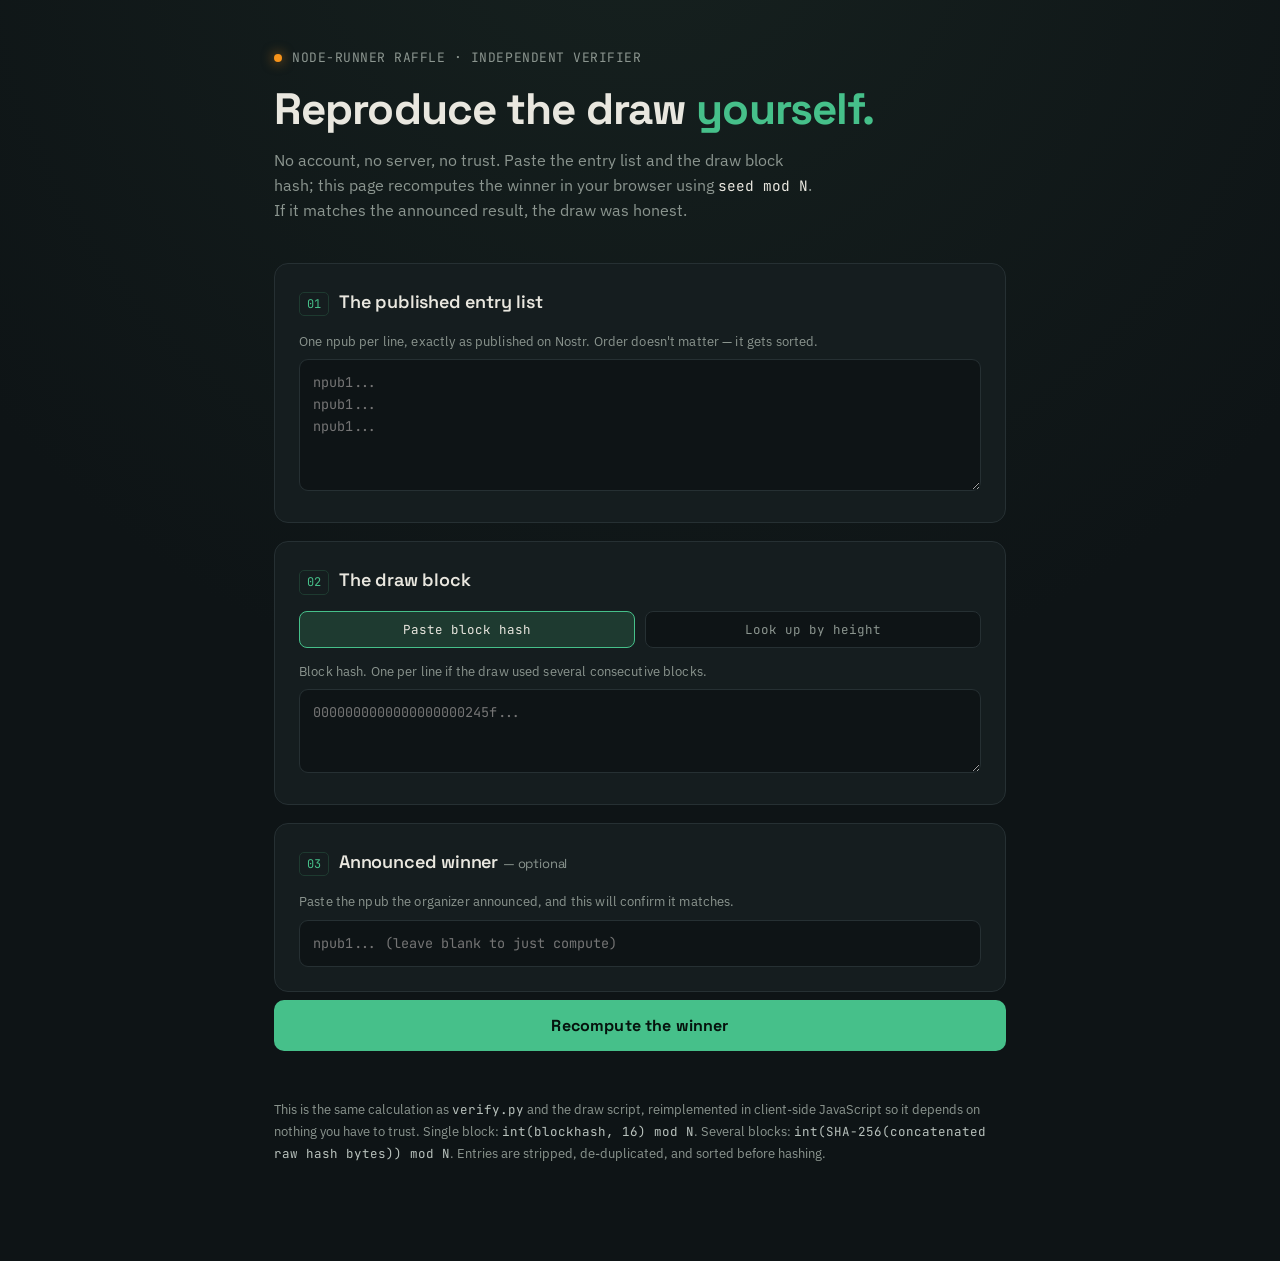
<file: verify.html>
<!DOCTYPE html>
<html lang="en">
<head>
<meta charset="UTF-8">
<meta name="viewport" content="width=device-width, initial-scale=1.0">
<title>Verify the draw — Node-runner raffle</title>
<link rel="preconnect" href="https://fonts.googleapis.com">
<link rel="preconnect" href="https://fonts.gstatic.com" crossorigin>
<link href="https://fonts.googleapis.com/css2?family=Space+Grotesk:wght@500;600;700&family=JetBrains+Mono:wght@400;500;700&family=IBM+Plex+Sans:wght@400;500&display=swap" rel="stylesheet">
<style>
  :root{
    --ink:#0E1416;          /* node-terminal background, not pure black */
    --surface:#151D1F;
    --surface-2:#1B2528;
    --line:#263033;
    --text:#E9E7DF;
    --muted:#8B958F;
    --verify:#46C08A;       /* the "reproduced / match" color — the semantic hero */
    --verify-dim:#1E3A30;
    --mismatch:#E0654E;
    --btc:#F7931A;          /* used only for the prize + mark, sparingly */
    --mono:'JetBrains Mono',ui-monospace,SFMono-Regular,Menlo,monospace;
    --display:'Space Grotesk',system-ui,sans-serif;
    --body:'IBM Plex Sans',system-ui,sans-serif;
  }
  *{box-sizing:border-box}
  html{-webkit-text-size-adjust:100%}
  body{
    margin:0;background:var(--ink);color:var(--text);font-family:var(--body);
    line-height:1.55;font-size:16px;
    background-image:radial-gradient(circle at 50% -10%, #16211F 0%, var(--ink) 55%);
    min-height:100vh;
  }
  .wrap{max-width:780px;margin:0 auto;padding:48px 24px 96px}
  header{margin-bottom:40px}
  .mark{display:flex;align-items:center;gap:10px;font-family:var(--mono);
    font-size:13px;letter-spacing:.04em;color:var(--muted);text-transform:uppercase}
  .dot{width:8px;height:8px;border-radius:50%;background:var(--btc);
    box-shadow:0 0 12px 1px rgba(247,147,26,.5)}
  h1{font-family:var(--display);font-weight:700;font-size:clamp(30px,6vw,44px);
    line-height:1.05;letter-spacing:-.02em;margin:18px 0 12px}
  h1 .em{color:var(--verify)}
  .lede{color:var(--muted);max-width:54ch;font-size:16px}
  .lede code{font-family:var(--mono);color:var(--text);font-size:.9em}

  .panel{background:var(--surface);border:1px solid var(--line);border-radius:14px;
    padding:24px;margin-top:28px}
  .panel + .panel{margin-top:18px}
  .step{display:flex;align-items:baseline;gap:10px;margin-bottom:16px}
  .step .n{font-family:var(--mono);font-size:12px;color:var(--verify);
    border:1px solid var(--verify-dim);border-radius:5px;padding:2px 7px;flex:none}
  .step h2{font-family:var(--display);font-weight:600;font-size:18px;margin:0;letter-spacing:-.01em}
  label{display:block;font-size:13px;color:var(--muted);margin:0 0 7px;letter-spacing:.01em}
  textarea,input[type=text],input[type=number]{
    width:100%;background:var(--ink);border:1px solid var(--line);border-radius:9px;
    color:var(--text);font-family:var(--mono);font-size:13.5px;padding:12px 13px;
    line-height:1.6;resize:vertical}
  textarea{min-height:132px}
  textarea:focus,input:focus{outline:none;border-color:var(--verify);
    box-shadow:0 0 0 3px rgba(70,192,138,.13)}
  .src{display:flex;gap:10px;margin-bottom:14px}
  .src button{flex:1;background:var(--ink);border:1px solid var(--line);color:var(--muted);
    font-family:var(--mono);font-size:12.5px;padding:9px;border-radius:8px;cursor:pointer;
    transition:.15s}
  .src button[aria-pressed=true]{border-color:var(--verify);color:var(--text);
    background:var(--verify-dim)}
  .src button:hover{color:var(--text)}
  .field + .field{margin-top:14px}
  .row{display:flex;gap:12px;flex-wrap:wrap}
  .row .field{flex:1;min-width:160px}
  .hint{font-size:12px;color:var(--muted);margin-top:6px;font-family:var(--mono)}
  .go{margin-top:8px;width:100%;background:var(--verify);color:#05130D;border:none;
    font-family:var(--display);font-weight:700;font-size:16px;letter-spacing:.01em;
    padding:15px;border-radius:10px;cursor:pointer;transition:.15s}
  .go:hover{filter:brightness(1.07)}
  .go:disabled{opacity:.5;cursor:not-allowed}

  /* signature element: the computation as a receipt */
  .receipt{margin-top:28px;display:none}
  .receipt.show{display:block;animation:rise .4s ease both}
  @keyframes rise{from{opacity:0;transform:translateY(8px)}to{opacity:1;transform:none}}
  @media (prefers-reduced-motion:reduce){.receipt.show{animation:none}}
  .verdict{display:flex;align-items:center;gap:13px;padding:18px 22px;border-radius:12px;
    border:1px solid var(--verify);background:var(--verify-dim);margin-bottom:2px}
  .verdict.bad{border-color:var(--mismatch);background:#3A1E18}
  .verdict .glyph{font-family:var(--mono);font-weight:700;font-size:20px;color:var(--verify)}
  .verdict.bad .glyph{color:var(--mismatch)}
  .verdict .t{font-family:var(--display);font-weight:600;font-size:17px}
  .verdict .s{font-size:13px;color:var(--muted)}
  .calc{background:var(--surface);border:1px solid var(--line);border-top:none;
    border-radius:0 0 12px 12px;overflow:hidden}
  .calc .line{display:flex;justify-content:space-between;gap:16px;padding:14px 22px;
    border-top:1px solid var(--line);font-family:var(--mono);font-size:13px}
  .calc .line:first-child{border-top:none}
  .calc .k{color:var(--muted);flex:none}
  .calc .v{text-align:right;word-break:break-all;color:var(--text)}
  .calc .v.hash{font-size:12px;color:#B9C2BD}
  /* the reduction, pulled out big */
  .reduce{padding:22px;text-align:center;border-top:1px solid var(--line);
    background:var(--surface-2);font-family:var(--mono)}
  .reduce .expr{font-size:14px;color:var(--muted);word-break:break-all}
  .reduce .expr b{color:var(--text);font-weight:500}
  .reduce .out{font-family:var(--display);font-weight:700;font-size:34px;margin-top:6px;
    color:var(--verify);letter-spacing:-.01em}
  .winner{padding:22px;border-top:1px solid var(--line)}
  .winner .lab{font-size:12px;color:var(--muted);text-transform:uppercase;letter-spacing:.08em;
    margin-bottom:8px}
  .winner .npub{font-family:var(--mono);font-size:15px;color:var(--btc);word-break:break-all;
    font-weight:500}
  .err{display:none;margin-top:18px;padding:14px 18px;border-radius:10px;
    border:1px solid var(--mismatch);background:#33191490;color:#F0B6A8;
    font-size:14px;font-family:var(--mono)}
  .err.show{display:block}
  footer{margin-top:48px;color:var(--muted);font-size:13px;line-height:1.7}
  footer code{font-family:var(--mono);color:#B9C2BD;font-size:12.5px}
  a{color:var(--verify)}
</style>
</head>
<body>
<div class="wrap">
  <header>
    <div class="mark"><span class="dot"></span> Node-runner raffle · independent verifier</div>
    <h1>Reproduce the draw <span class="em">yourself.</span></h1>
    <p class="lede">No account, no server, no trust. Paste the entry list and the draw
    block hash; this page recomputes the winner in your browser using
    <code>seed mod N</code>. If it matches the announced result, the draw was honest.</p>
  </header>

  <div class="panel">
    <div class="step"><span class="n">01</span><h2>The published entry list</h2></div>
    <label for="entries">One npub per line, exactly as published on Nostr. Order doesn't matter — it gets sorted.</label>
    <textarea id="entries" spellcheck="false" placeholder="npub1...&#10;npub1...&#10;npub1..."></textarea>
  </div>

  <div class="panel">
    <div class="step"><span class="n">02</span><h2>The draw block</h2></div>
    <div class="src">
      <button id="tab-hash" aria-pressed="true">Paste block hash</button>
      <button id="tab-height" aria-pressed="false">Look up by height</button>
    </div>
    <div id="pane-hash" class="field">
      <label for="hashes">Block hash. One per line if the draw used several consecutive blocks.</label>
      <textarea id="hashes" spellcheck="false" style="min-height:84px"
        placeholder="0000000000000000000245f..."></textarea>
    </div>
    <div id="pane-height" class="field" style="display:none">
      <div class="row">
        <div class="field"><label for="height">Draw block height</label>
          <input id="height" type="number" placeholder="920000"></div>
        <div class="field"><label for="extra">Extra blocks (hardened seed)</label>
          <input id="extra" type="number" value="0" min="0"></div>
      </div>
      <div class="hint">Fetched live from mempool.space. Cross-check on any explorer.</div>
    </div>
  </div>

  <div class="panel">
    <div class="step"><span class="n">03</span><h2>Announced winner <span style="color:var(--muted);font-weight:400;font-size:13px">— optional</span></h2></div>
    <label for="claimed">Paste the npub the organizer announced, and this will confirm it matches.</label>
    <input id="claimed" type="text" spellcheck="false" placeholder="npub1... (leave blank to just compute)">
  </div>

  <button class="go" id="run">Recompute the winner</button>
  <div class="err" id="err"></div>

  <div class="receipt" id="receipt">
    <div class="verdict" id="verdict">
      <span class="glyph" id="glyph">✓</span>
      <div><div class="t" id="verdict-t">Winner reproduced</div>
        <div class="s" id="verdict-s"></div></div>
    </div>
    <div class="calc">
      <div class="line"><span class="k">Entries (N)</span><span class="v" id="r-n"></span></div>
      <div class="line"><span class="k">Entry commitment (SHA-256)</span><span class="v hash" id="r-commit"></span></div>
      <div class="line"><span class="k">Draw block hash</span><span class="v hash" id="r-hash"></span></div>
      <div class="line"><span class="k">Seed (hex)</span><span class="v hash" id="r-seed"></span></div>
      <div class="reduce">
        <div class="expr">seed mod <b id="r-mod"></b> &nbsp;=&nbsp; index</div>
        <div class="out" id="r-index"></div>
      </div>
      <div class="winner">
        <div class="lab">Winning entry</div>
        <div class="npub" id="r-winner"></div>
      </div>
    </div>
  </div>

  <footer>
    This is the same calculation as <code>verify.py</code> and the draw script, reimplemented
    in client-side JavaScript so it depends on nothing you have to trust. Single block:
    <code>int(blockhash, 16) mod N</code>. Several blocks:
    <code>int(SHA-256(concatenated raw hash bytes)) mod N</code>.
    Entries are stripped, de-duplicated, and sorted before hashing.
  </footer>
</div>

<script>
const $ = id => document.getElementById(id);

// --- source tabs ---
const tabHash = $('tab-hash'), tabHeight = $('tab-height');
function setSource(mode){
  const isHash = mode === 'hash';
  tabHash.setAttribute('aria-pressed', isHash);
  tabHeight.setAttribute('aria-pressed', !isHash);
  $('pane-hash').style.display = isHash ? '' : 'none';
  $('pane-height').style.display = isHash ? 'none' : '';
}
tabHash.onclick = () => setSource('hash');
tabHeight.onclick = () => setSource('height');

// --- the draw math (mirrors node_raffle/draw.py exactly) ---
function canonicalEntries(text){
  const set = new Set(
    text.split('\n').map(s => s.trim()).filter(Boolean)
  );
  // Sort by code point to match Python's sorted() on str.
  return [...set].sort((a,b) => a < b ? -1 : a > b ? 1 : 0);
}
async function sha256Hex(str){
  const buf = await crypto.subtle.digest('SHA-256', new TextEncoder().encode(str));
  return [...new Uint8Array(buf)].map(b => b.toString(16).padStart(2,'0')).join('');
}
function hexToBytes(hex){
  const clean = hex.trim();
  const out = new Uint8Array(clean.length/2);
  for(let i=0;i<out.length;i++) out[i] = parseInt(clean.substr(i*2,2),16);
  return out;
}
async function deriveSeed(hashes){
  if(hashes.length === 1) return BigInt('0x' + hashes[0].trim());
  // concat raw bytes, sha256, read as big integer
  const total = hashes.reduce((n,h)=>n+hexToBytes(h).length,0);
  const concat = new Uint8Array(total);
  let off = 0;
  for(const h of hashes){ const b = hexToBytes(h); concat.set(b,off); off += b.length; }
  const digest = await crypto.subtle.digest('SHA-256', concat);
  let seed = 0n;
  for(const byte of new Uint8Array(digest)) seed = (seed << 8n) | BigInt(byte);
  return seed;
}

async function fetchHashes(height, extra){
  const base = 'https://mempool.space/api';
  const out = [];
  for(let h = height; h <= height + extra; h++){
    const res = await fetch(`${base}/block-height/${h}`);
    if(!res.ok) throw new Error(`block ${h} not found (tip too low? height wrong?)`);
    out.push((await res.text()).trim());
  }
  return out;
}

function showErr(msg){
  const e = $('err'); e.textContent = msg; e.classList.add('show');
  $('receipt').classList.remove('show');
}

$('run').onclick = async () => {
  $('err').classList.remove('show');
  const btn = $('run'); btn.disabled = true; btn.textContent = 'Computing…';
  try{
    const entries = canonicalEntries($('entries').value);
    if(entries.length === 0) throw new Error('Paste at least one npub in the entry list.');

    let hashes;
    if(tabHash.getAttribute('aria-pressed') === 'true'){
      hashes = $('hashes').value.split('\n').map(s=>s.trim()).filter(Boolean);
      if(hashes.length === 0) throw new Error('Paste the draw block hash.');
      if(!hashes.every(h => /^[0-9a-fA-F]{64}$/.test(h)))
        throw new Error('A block hash must be 64 hex characters.');
    } else {
      const height = parseInt($('height').value, 10);
      const extra = Math.max(0, parseInt($('extra').value,10) || 0);
      if(!Number.isInteger(height)) throw new Error('Enter the draw block height.');
      hashes = await fetchHashes(height, extra);
    }

    const seed = await deriveSeed(hashes);
    const n = BigInt(entries.length);
    const index = Number(seed % n);
    const winner = entries[index];
    const commit = await sha256Hex(entries.join('\n'));

    // fill receipt
    $('r-n').textContent = entries.length;
    $('r-commit').textContent = commit;
    $('r-hash').textContent = hashes.join('  +  ');
    $('r-seed').textContent = seed.toString(16);
    $('r-mod').textContent = entries.length;
    $('r-index').textContent = index;
    $('r-winner').textContent = winner;

    // verdict against optional claimed winner
    const claimed = $('claimed').value.trim();
    const verdict = $('verdict'), glyph = $('glyph');
    if(claimed){
      const match = claimed === winner;
      verdict.classList.toggle('bad', !match);
      glyph.textContent = match ? '✓' : '✕';
      $('verdict-t').textContent = match ? 'Match — the draw checks out' : 'Mismatch — does not reproduce';
      $('verdict-s').textContent = match
        ? 'The announced winner is exactly what this computation produces.'
        : 'The announced winner is not what the public inputs produce. Something is off.';
    } else {
      verdict.classList.remove('bad');
      glyph.textContent = '✓';
      $('verdict-t').textContent = 'Winner reproduced';
      $('verdict-s').textContent = 'Compare this npub against the announced winner.';
    }
    $('receipt').classList.add('show');
    $('receipt').scrollIntoView({behavior:'smooth', block:'nearest'});
  } catch(e){
    showErr(e.message || String(e));
  } finally {
    btn.disabled = false; btn.textContent = 'Recompute the winner';
  }
};
</script>
</body>
</html>
</file>
